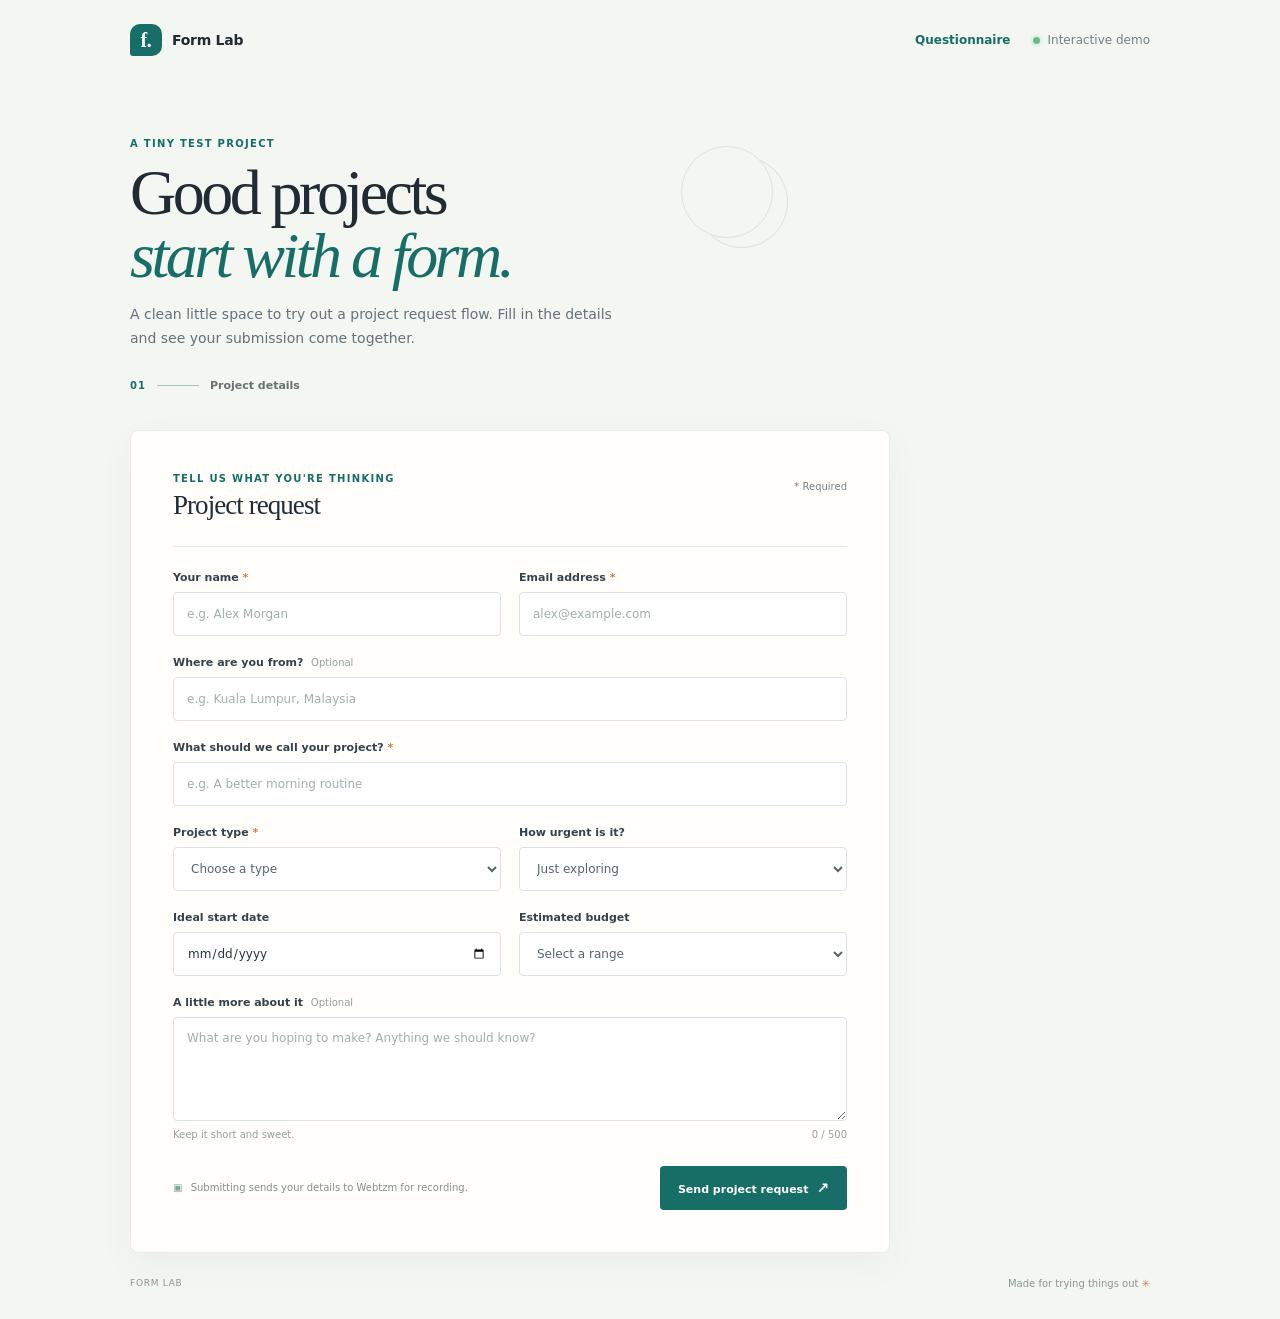
<file: index.html>
<!doctype html>
<html lang="en">
<head>
  <meta charset="utf-8">
  <meta name="viewport" content="width=device-width, initial-scale=1">
  <meta name="description" content="A simple, polished project request form for testing form flows.">
  <title>Project Request — Form Lab</title>
  <link rel="stylesheet" href="styles.css">
  <script src="app.js" defer></script>
</head>
<body>
  <main class="page-shell">
    <header class="topbar">
      <a class="brand" href="#top" aria-label="Form Lab home">
        <span class="brand-mark" aria-hidden="true">f.</span>
        <span>Form Lab</span>
      </a>
      <nav class="topbar-links" aria-label="Forms">
        <a href="questionnaire.html">Questionnaire</a>
        <span class="top-note"><span class="status-dot" aria-hidden="true"></span>Interactive demo</span>
      </nav>
    </header>

    <section class="intro" id="top" aria-labelledby="page-title">
      <p class="eyebrow">A tiny test project</p>
      <h1 id="page-title">Good projects<br><span>start with a form.</span></h1>
      <p class="intro-copy">A clean little space to try out a project request flow. Fill in the details and see your submission come together.</p>
      <div class="step-line" aria-label="Step 1 of 1">
        <span class="step-number">01</span><span class="step-rule" aria-hidden="true"></span><span class="step-label">Project details</span>
      </div>
    </section>

    <section class="form-card" aria-labelledby="form-heading">
      <div class="card-heading">
        <div>
          <p class="eyebrow">Tell us what you're thinking</p>
          <h2 id="form-heading">Project request</h2>
        </div>
        <span class="required-note"><span aria-hidden="true">*</span> Required</span>
      </div>

      <form id="project-form" class="webtzm-form" action="https://webtzm.com/submit/frm_7c9312496a27479589530ecfa776e5ff" method="post">
        <div class="field-grid two-col">
          <div class="field">
            <label for="full-name">Your name <span class="required" aria-hidden="true">*</span></label>
            <input id="full-name" name="fullName" autocomplete="name" placeholder="e.g. Alex Morgan" required>
          </div>
          <div class="field">
            <label for="email">Email address <span class="required" aria-hidden="true">*</span></label>
            <input id="email" name="email" type="email" autocomplete="email" placeholder="alex@example.com" required>
          </div>
        </div>

        <div class="field">
          <label for="location">Where are you from? <span class="optional">Optional</span></label>
          <input id="location" name="location" autocomplete="country-name" placeholder="e.g. Kuala Lumpur, Malaysia">
        </div>

        <div class="field">
          <label for="project-name">What should we call your project? <span class="required" aria-hidden="true">*</span></label>
          <input id="project-name" name="projectName" placeholder="e.g. A better morning routine" required>
        </div>

        <div class="field-grid two-col">
          <div class="field">
            <label for="project-type">Project type <span class="required" aria-hidden="true">*</span></label>
            <select id="project-type" name="projectType" required>
              <option value="" disabled selected>Choose a type</option>
              <option>Website</option>
              <option>Mobile app</option>
              <option>Brand identity</option>
              <option>Something else</option>
            </select>
          </div>
          <div class="field">
            <label for="priority">How urgent is it?</label>
            <select id="priority" name="priority">
              <option>Just exploring</option>
              <option>Whenever works</option>
              <option>Soon, please</option>
              <option>It's a priority</option>
            </select>
          </div>
        </div>

        <div class="field-grid two-col">
          <div class="field">
            <label for="target-date">Ideal start date</label>
            <input id="target-date" name="targetDate" type="date">
          </div>
          <div class="field">
            <label for="budget">Estimated budget</label>
            <select id="budget" name="budget">
              <option value="">Select a range</option>
              <option>Under $1,000</option>
              <option>$1,000 – $5,000</option>
              <option>$5,000 – $10,000</option>
              <option>$10,000+</option>
              <option>Not sure yet</option>
            </select>
          </div>
        </div>

        <div class="field">
          <label for="details">A little more about it <span class="optional">Optional</span></label>
          <textarea id="details" name="details" data-character-count rows="4" maxlength="500" placeholder="What are you hoping to make? Anything we should know?"></textarea>
          <div class="field-hint"><span>Keep it short and sweet.</span><span id="character-count">0 / 500</span></div>
        </div>

        <div class="form-footer">
          <p class="privacy-note"><span class="lock-icon" aria-hidden="true">▣</span> Submitting sends your details to Webtzm for recording.</p>
          <button type="submit"><span class="button-label">Send project request</span><span aria-hidden="true">↗</span></button>
        </div>
        <p class="form-status" id="form-status" role="status" aria-live="polite" hidden></p>
      </form>
    </section>

    <dialog class="thank-you-dialog" id="thank-you-dialog" aria-labelledby="thank-you-heading">
      <div class="dialog-icon" aria-hidden="true">✓</div>
      <p class="eyebrow">Request received</p>
      <h2 id="thank-you-heading">Thank you for your enquiry</h2>
      <p class="dialog-copy">We’ll contact you as soon as we can.</p>
      <button class="dialog-close" type="button" id="close-thank-you">Close</button>
    </dialog>

    <footer class="footer"><span>FORM LAB</span><span>Made for trying things out <span aria-hidden="true">✳</span></span></footer>
  </main>
</body>
</html>
</file>
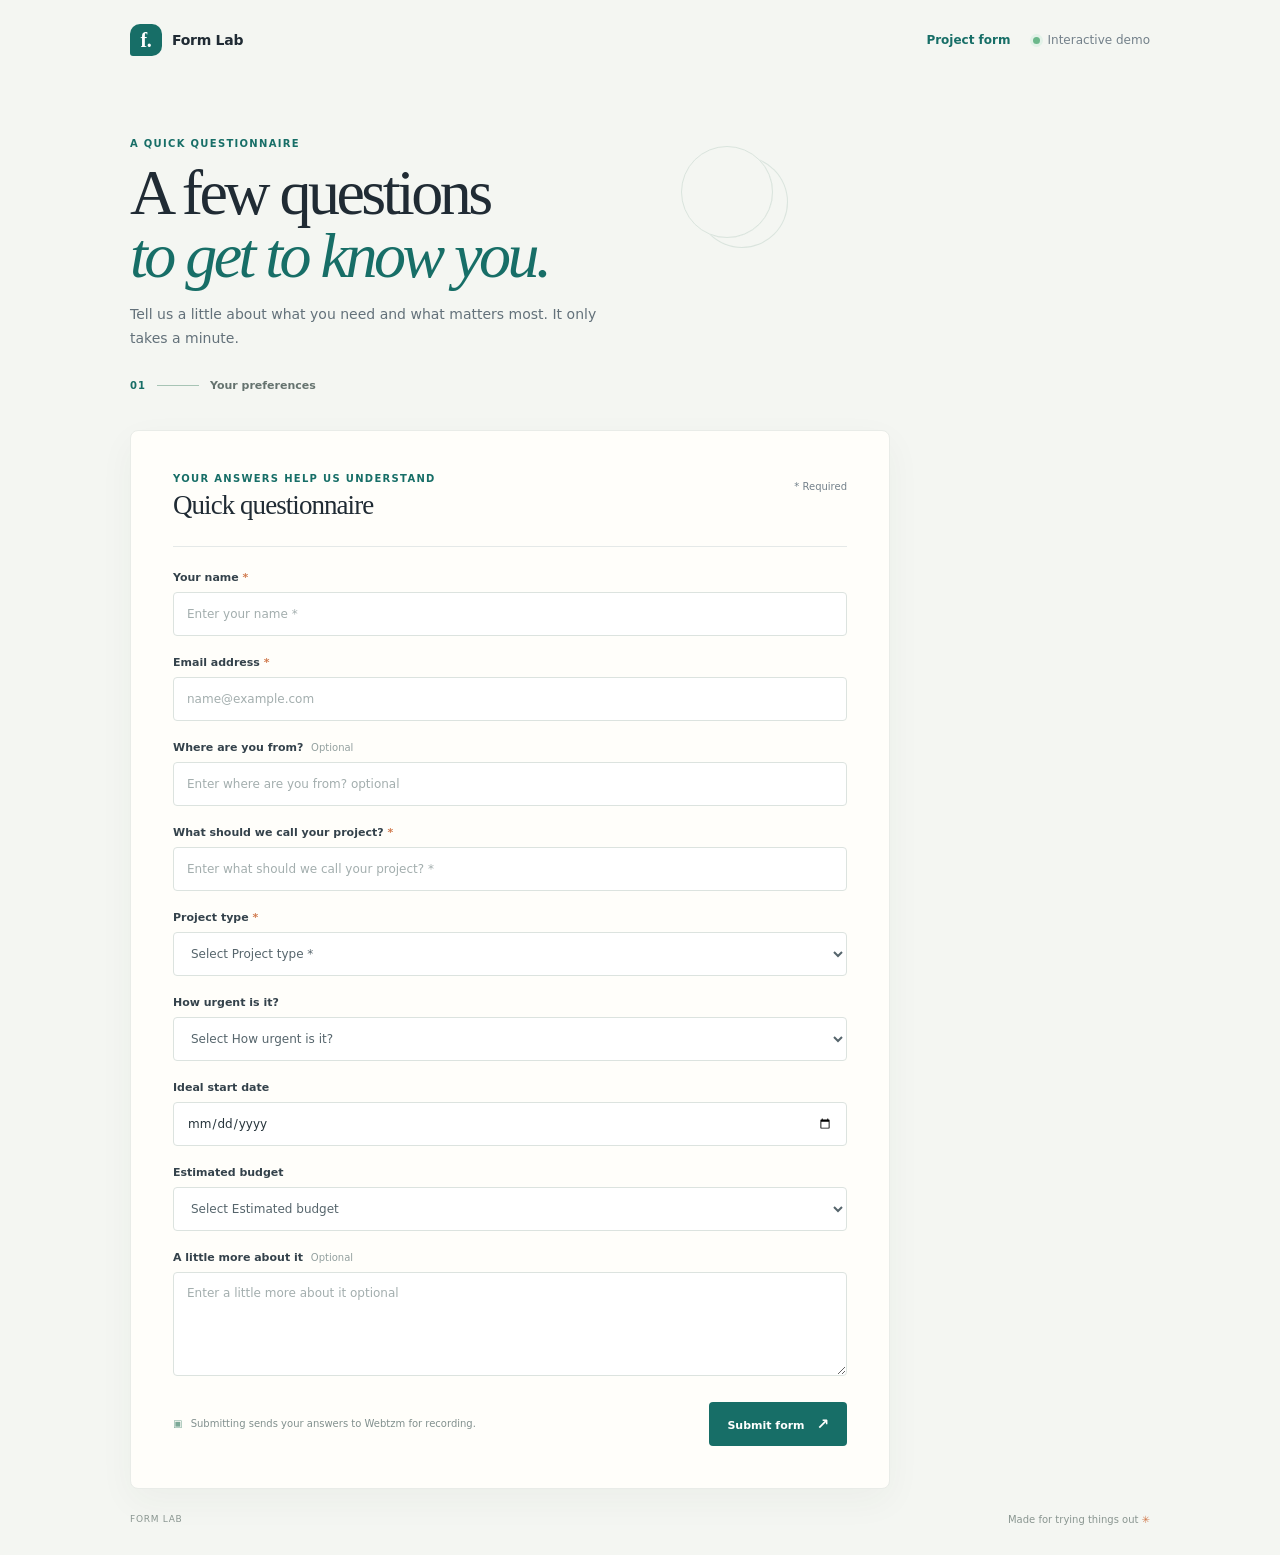
<file: questionnaire.html>
<!doctype html>
<html lang="en">
<head>
  <meta charset="utf-8">
  <meta name="viewport" content="width=device-width, initial-scale=1">
  <meta name="description" content="A short questionnaire about your project needs and preferences.">
  <title>Quick Questionnaire — Form Lab</title>
  <link rel="stylesheet" href="https://webtzm.com/assets/styles/public-form.css?v=20260926-success-message-1">
  <link rel="stylesheet" href="https://webtzm.com/assets/styles/embed-files.css?v=20260926-success-message-1">
  <link rel="stylesheet" href="styles.css">
  <script src="app.js" defer></script>
  <script src="https://webtzm.com/assets/enhance-files.js?v=20260926-success-message-1" defer></script>
  <script src="https://webtzm.com/assets/enhance.js?v=20260926-success-message-1" defer></script>
</head>
<body>
  <main class="page-shell">
    <header class="topbar">
      <a class="brand" href="index.html#top" aria-label="Form Lab home">
        <span class="brand-mark" aria-hidden="true">f.</span>
        <span>Form Lab</span>
      </a>
      <nav class="topbar-links" aria-label="Forms">
        <a href="index.html">Project form</a>
        <span class="top-note"><span class="status-dot" aria-hidden="true"></span>Interactive demo</span>
      </nav>
    </header>

    <section class="intro" id="top" aria-labelledby="page-title">
      <p class="eyebrow">A quick questionnaire</p>
      <h1 id="page-title">A few questions<br><span>to get to know you.</span></h1>
      <p class="intro-copy">Tell us a little about what you need and what matters most. It only takes a minute.</p>
      <div class="step-line" aria-label="Questionnaire">
        <span class="step-number">01</span><span class="step-rule" aria-hidden="true"></span><span class="step-label">Your preferences</span>
      </div>
    </section>

    <section class="form-card" aria-labelledby="form-heading">
      <div class="card-heading">
        <div>
          <p class="eyebrow">Your answers help us understand</p>
          <h2 id="form-heading">Quick questionnaire</h2>
        </div>
        <span class="required-note"><span aria-hidden="true">*</span> Required</span>
      </div>

      <form id="questionnaire-form" class="webtzm-form wtzm-form" action="https://webtzm.com/submit" method="post" data-webtzm-form="frm_38e41fffc3304cabb4ddf9b139ec5565" data-wtzm-enhancement="client" data-wtzm-spam-protection="off" data-wtzm-format-events="submit" data-wtzm-validation-style="red" data-wtzm-block-invalid="true" data-wtzm-validation-messages="true" data-wtzm-status-feedback="true" data-wtzm-lock-submit="true" data-wtzm-text-trim="true" data-wtzm-text-clean="true" data-wtzm-text-truncate="false" data-wtzm-text-max-chars="50000" data-wtzm-capture-referrer="false" data-wtzm-capture-utm="false" data-wtzm-capture-locale="false" data-wtzm-timestamp-zone="UTC">
        <input type="hidden" name="_webtzm_form" value="frm_38e41fffc3304cabb4ddf9b139ec5565">
        <div class="field" data-wtzm-field="fullName">
          <label for="fullName">Your name <span class="required" aria-hidden="true">*</span></label>
          <input id="fullName" type="text" name="fullName" placeholder="Enter your name *" required>
        </div>
        <div class="field" data-wtzm-field="email">
          <label for="email">Email address <span class="required" aria-hidden="true">*</span></label>
          <input id="email" type="email" name="email" autocomplete="email" placeholder="name@example.com" required>
        </div>
        <div class="field" data-wtzm-field="location">
          <label for="location">Where are you from? <span class="optional">Optional</span></label>
          <input id="location" type="text" name="location" placeholder="Enter where are you from? optional">
        </div>
        <div class="field" data-wtzm-field="projectName">
          <label for="projectName">What should we call your project? <span class="required" aria-hidden="true">*</span></label>
          <input id="projectName" type="text" name="projectName" placeholder="Enter what should we call your project? *" required>
        </div>
        <div class="field" data-wtzm-field="projectType">
          <label for="projectType">Project type <span class="required" aria-hidden="true">*</span></label>
          <select id="projectType" name="projectType" required>
            <option value="">Select Project type *</option>
            <option value="General">General</option>
            <option value="Business">Business</option>
            <option value="Support">Support</option>
          </select>
        </div>
        <div class="field" data-wtzm-field="priority">
          <label for="priority">How urgent is it?</label>
          <select id="priority" name="priority">
            <option value="">Select How urgent is it?</option>
            <option value="General">General</option>
            <option value="Business">Business</option>
            <option value="Support">Support</option>
          </select>
        </div>
        <div class="field" data-wtzm-field="targetDate">
          <label for="targetDate">Ideal start date</label>
          <input id="targetDate" type="date" name="targetDate">
        </div>
        <div class="field" data-wtzm-field="budget">
          <label for="budget">Estimated budget</label>
          <select id="budget" name="budget">
            <option value="">Select Estimated budget</option>
            <option value="General">General</option>
            <option value="Business">Business</option>
            <option value="Support">Support</option>
          </select>
        </div>
        <div class="field" data-wtzm-field="details">
          <label for="details">A little more about it <span class="optional">Optional</span></label>
          <textarea id="details" name="details" rows="4" placeholder="Enter a little more about it optional"></textarea>
        </div>
        <div class="form-footer">
          <p class="privacy-note"><span class="lock-icon" aria-hidden="true">▣</span> Submitting sends your answers to Webtzm for recording.</p>
          <button class="wtzm-submit" type="submit">Submit form <span aria-hidden="true">↗</span></button>
        </div>
        <p class="form-status" data-wtzm-send-status role="status" aria-live="polite"></p>
      </form>
    </section>

    <dialog class="thank-you-dialog" id="thank-you-dialog" aria-labelledby="thank-you-heading">
      <div class="dialog-icon" aria-hidden="true">✓</div>
      <p class="eyebrow">Response received</p>
      <h2 id="thank-you-heading">Thank you for your answers</h2>
      <p class="dialog-copy">We’ll contact you as soon as we can.</p>
      <button class="dialog-close" type="button" id="close-thank-you">Close</button>
    </dialog>

    <footer class="footer"><span>FORM LAB</span><span>Made for trying things out <span aria-hidden="true">✳</span></span></footer>
  </main>
</body>
</html>
</file>
<file: styles.css>
:root {
  color-scheme: light;
  --ink: #202b34;
  --muted: #73808a;
  --line: #e5e9e8;
  --paper: #fffefa;
  --canvas: #f4f6f2;
  --teal: #176e67;
  --teal-dark: #105b55;
  --mint: #d9eee5;
  --peach: #f5e3d6;
  font-family: Inter, ui-sans-serif, system-ui, -apple-system, BlinkMacSystemFont, "Segoe UI", sans-serif;
}
* { box-sizing: border-box; }
body { margin: 0; color: var(--ink); background: var(--canvas); }
button, input, select, textarea { font: inherit; }
.page-shell { width: min(100% - 40px, 1020px); margin: 0 auto; }
.topbar { display: flex; align-items: center; justify-content: space-between; padding: 24px 0; }
.brand { display: inline-flex; align-items: center; gap: 10px; text-decoration: none; color: var(--ink); font-size: 14px; font-weight: 750; letter-spacing: -.02em; }
.brand-mark { display: grid; width: 32px; height: 32px; place-items: center; border-radius: 10px 10px 10px 3px; color: #fff; background: var(--teal); font-family: Georgia, serif; font-size: 20px; font-weight: 700; }
.top-note { display: flex; align-items: center; gap: 8px; color: var(--muted); font-size: 12px; }
.topbar-links { display: flex; align-items: center; gap: 22px; }
.topbar-links a { color: var(--teal); font-size: 12px; font-weight: 700; text-decoration: none; }
.topbar-links a:hover { text-decoration: underline; }
.status-dot { width: 7px; height: 7px; border-radius: 50%; background: #6bb88b; box-shadow: 0 0 0 3px #e2f2e8; }
.intro { position: relative; max-width: 665px; padding: 58px 0 38px; }
.intro::after { content: ""; position: absolute; top: 66px; right: 22px; width: 90px; height: 90px; border: 1px solid #cfddd5; border-radius: 50%; box-shadow: 15px 10px 0 -1px var(--canvas), 15px 10px 0 0 #cfddd5; opacity: .7; }
.eyebrow { margin: 0 0 12px; color: var(--teal); font-size: 10px; font-weight: 800; letter-spacing: .13em; text-transform: uppercase; }
h1, h2, p { margin-top: 0; }
h1 { margin-bottom: 14px; font-family: Georgia, "Times New Roman", serif; font-size: clamp(42px, 7vw, 64px); font-weight: 500; letter-spacing: -.055em; line-height: .99; }
h1 span { color: var(--teal); font-style: italic; }
.intro-copy { max-width: 490px; margin-bottom: 28px; color: #63717a; font-size: 14px; line-height: 1.75; }
.step-line { display: flex; align-items: center; gap: 11px; }
.step-number { color: var(--teal); font-size: 10px; font-weight: 800; letter-spacing: .1em; }
.step-rule { width: 42px; height: 1px; background: #a7c4b5; }
.step-label { color: #65736f; font-size: 11px; font-weight: 650; }
.form-card, .success-card { max-width: 760px; padding: clamp(24px, 5vw, 42px); border: 1px solid #e9ece8; border-radius: 8px; background: var(--paper); box-shadow: 0 12px 36px #253b2d0b; }
.card-heading { display: flex; align-items: flex-start; justify-content: space-between; gap: 15px; padding-bottom: 25px; border-bottom: 1px solid var(--line); }
.card-heading .eyebrow { margin-bottom: 6px; }
h2 { margin-bottom: 0; font-family: Georgia, "Times New Roman", serif; font-size: 27px; font-weight: 500; letter-spacing: -.035em; }
.required-note { padding-top: 8px; color: var(--muted); font-size: 10px; }
.required { color: #d17a4d; }
.webtzm-form { padding-top: 24px; }
.field-grid { display: grid; gap: 18px; }
.two-col { grid-template-columns: repeat(2, minmax(0, 1fr)); }
.field { display: flex; min-width: 0; flex-direction: column; gap: 8px; margin-bottom: 20px; }
label { color: #34424b; font-size: 11px; font-weight: 700; }
.optional { margin-left: 4px; color: #93a09f; font-size: 10px; font-weight: 500; }
input, select, textarea { width: 100%; min-height: 44px; padding: 11px 13px; border: 1px solid #dce3df; border-radius: 4px; outline: none; color: #26343b; background: #fff; font-size: 12px; transition: border-color .18s, box-shadow .18s; }
input::placeholder, textarea::placeholder { color: #a3aeae; }
select { color: #56656c; }
textarea { min-height: 104px; resize: vertical; line-height: 1.6; }
input:focus, select:focus, textarea:focus { border-color: #4b9b8d; box-shadow: 0 0 0 3px #176e671b; }
.field-hint { display: flex; justify-content: space-between; color: #96a19f; font-size: 10px; }
.form-footer { display: flex; align-items: center; justify-content: space-between; gap: 16px; padding-top: 6px; }
.privacy-note { margin: 0; color: #82908e; font-size: 10px; }
.lock-icon { margin-right: 5px; color: #7ca997; }
button { min-height: 44px; padding: 0 18px; border: 0; border-radius: 4px; color: white; background: var(--teal); cursor: pointer; font-size: 11px; font-weight: 700; transition: background .18s, transform .18s; }
button:hover { background: var(--teal-dark); transform: translateY(-1px); }
button:focus-visible { outline: 3px solid #8bbdaf; outline-offset: 3px; }
button > span[aria-hidden="true"] { margin-left: 8px; font-size: 15px; }
.form-status { margin: 14px 0 0; padding: 11px 13px; border-left: 2px solid #7ca997; color: #48675d; background: #f0f7f2; font-size: 11px; line-height: 1.55; }
.form-status:empty { display: none; }
.form-status.is-error { border-left-color: #d17a4d; color: #8b4930; background: #fff4ed; }
.thank-you-dialog { width: min(420px, calc(100% - 32px)); padding: 34px; border: 1px solid #e1e9e3; border-radius: 8px; color: var(--ink); background: var(--paper); box-shadow: 0 24px 80px #10201935; }
.thank-you-dialog::backdrop { background: #17231f9c; backdrop-filter: blur(3px); }
.dialog-icon { display: grid; width: 40px; height: 40px; margin-bottom: 22px; place-items: center; border-radius: 50%; color: var(--teal); background: var(--mint); font-size: 18px; }
.thank-you-dialog h2 { max-width: 330px; font-size: 29px; line-height: 1.08; }
.dialog-copy { margin: 12px 0 25px; color: #65717a; font-size: 12px; line-height: 1.7; }
.dialog-close { min-width: 100px; }
.footer { display: flex; justify-content: space-between; padding: 25px 0 30px; color: #8a9691; font-size: 9px; letter-spacing: .08em; }
.footer span:last-child { font-size: 10px; letter-spacing: 0; }
.footer span:last-child span { color: #d17a4d; }
@media (max-width: 620px) {
  .page-shell { width: min(100% - 28px, 1020px); }
  .topbar { padding: 17px 0; }
  .topbar-links { gap: 12px; }
  .top-note { font-size: 10px; }
  .intro { padding: 43px 0 29px; }
  .intro::after { top: 44px; right: 10px; width: 58px; height: 58px; }
  .two-col { grid-template-columns: 1fr; gap: 0; }
  .form-footer { align-items: stretch; flex-direction: column; }
  .form-footer button { width: 100%; }
  .submission-summary { grid-template-columns: 1fr; }
  .submission-summary div:nth-last-child(2) { border-bottom: 1px solid #edf0ec; }
  .submission-summary div:last-child { border-bottom: 0; }
}
</file>
